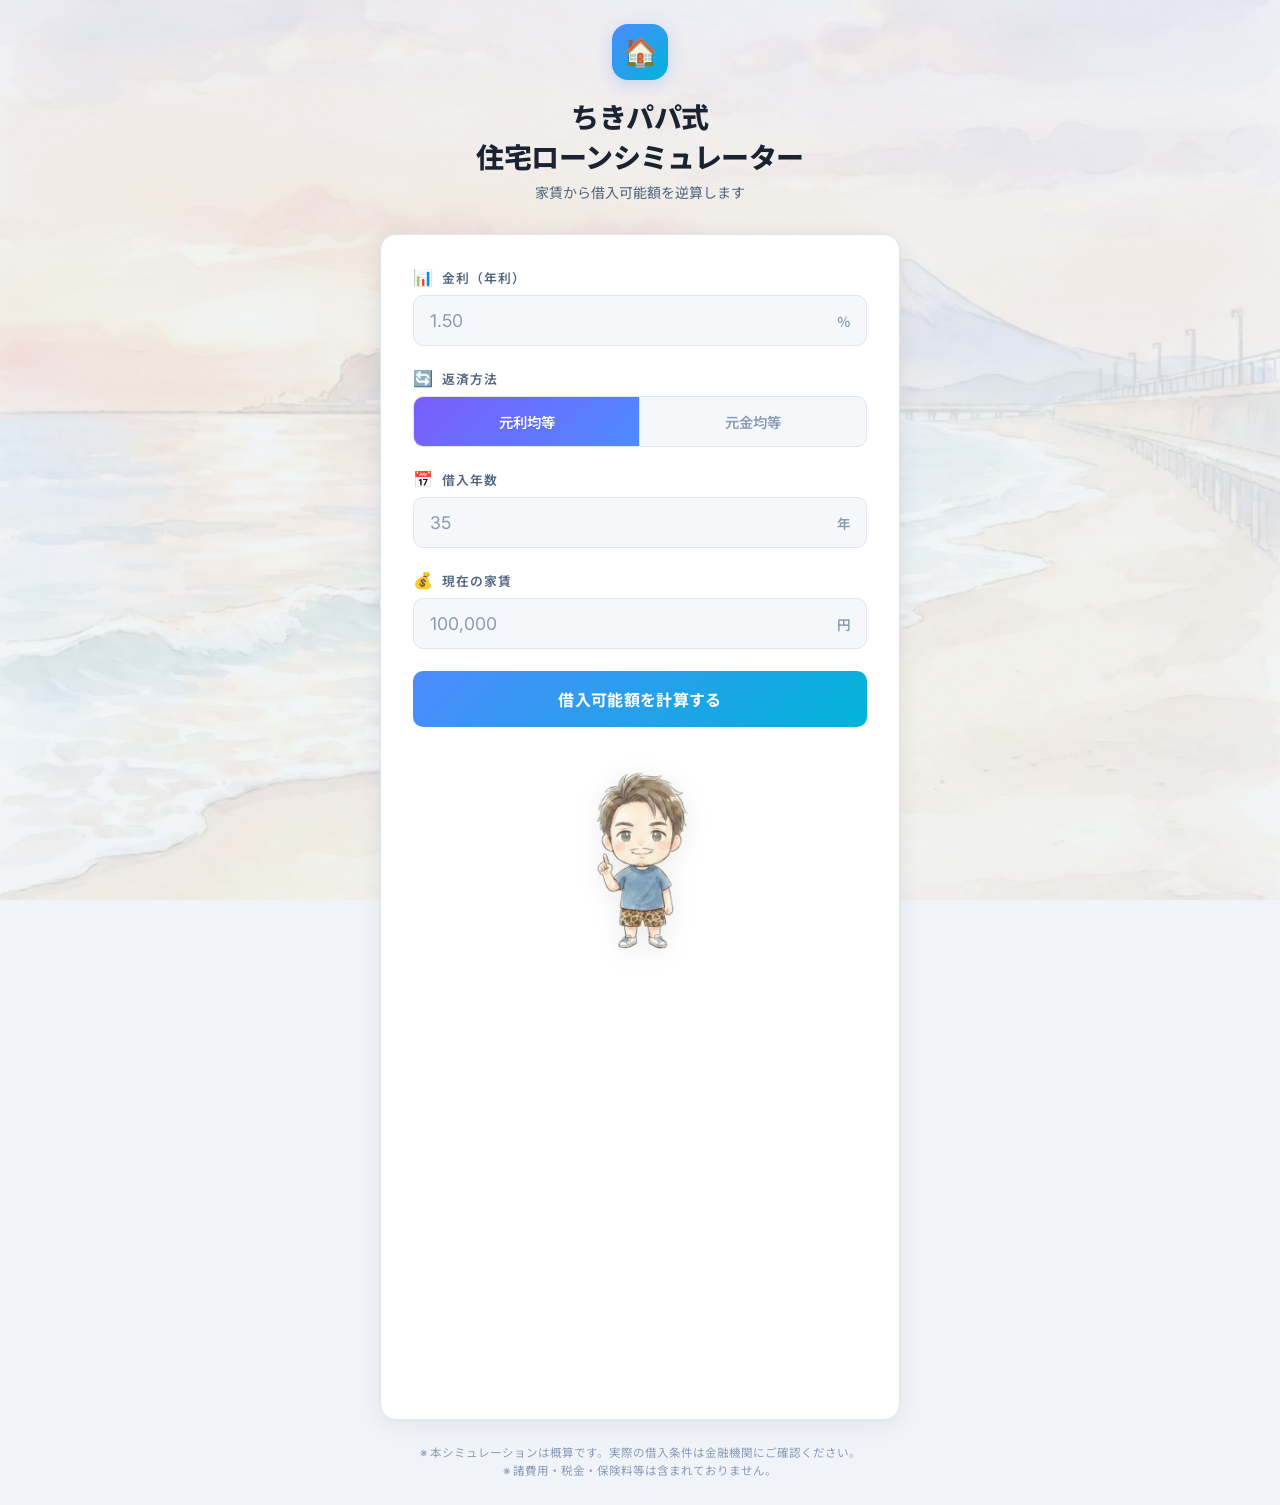
<file: index.html>
<!DOCTYPE html>
<html lang="ja">

<head>
    <meta charset="UTF-8">
    <meta name="viewport" content="width=device-width, initial-scale=1.0">
    <title>ちきパパ式 住宅ローンシミュレーター | 借入可能額を計算</title>
    <meta name="description" content="金利・返済方法・借入年数・家賃額から借入可能額を簡単シミュレーション。元利均等・元金均等に対応。">
    <link rel="preconnect" href="https://fonts.googleapis.com">
    <link rel="preconnect" href="https://fonts.gstatic.com" crossorigin>
    <link
        href="https://fonts.googleapis.com/css2?family=Inter:wght@400;500;600;700;800&family=Noto+Sans+JP:wght@400;500;600;700;800&display=swap"
        rel="stylesheet">
    <style>
        *,
        *::before,
        *::after {
            margin: 0;
            padding: 0;
            box-sizing: border-box;
        }

        :root {
            --bg-primary: #f0f4f8;
            --bg-card: #ffffff;
            --bg-input: #f5f7fa;
            --border-color: #e0e6ed;
            --border-focus: #4d8bff;
            --text-primary: #1a2332;
            --text-secondary: #506680;
            --text-muted: #8a9bb5;
            --accent-blue: #4d8bff;
            --accent-cyan: #00b4d8;
            --accent-purple: #7c5cfc;
            --accent-gradient: linear-gradient(135deg, #4d8bff, #00b4d8);
            --accent-gradient-2: linear-gradient(135deg, #7c5cfc, #4d8bff);
            --result-gradient: linear-gradient(135deg, #00b4d8, #4d8bff, #7c5cfc);
            --shadow-soft: 0 2px 12px rgba(0, 0, 0, 0.06);
            --shadow-card: 0 4px 24px rgba(0, 0, 0, 0.07), 0 1px 4px rgba(0, 0, 0, 0.04);
            --radius: 16px;
            --radius-sm: 10px;
            --radius-xs: 6px;
            --transition: 0.3s cubic-bezier(0.4, 0, 0.2, 1);
        }

        body {
            font-family: 'Inter', 'Noto Sans JP', sans-serif;
            background: var(--bg-primary);
            color: var(--text-primary);
            min-height: 100vh;
            display: flex;
            flex-direction: column;
            align-items: center;
            justify-content: center;
            padding: 24px;
            overflow-x: hidden;
        }

        /* Background illustration */
        body::before {
            content: '';
            position: fixed;
            top: 0;
            left: 0;
            right: 0;
            bottom: 0;
            background: url('bg-illustration.jpg') center center / cover no-repeat;
            opacity: 0.18;
            z-index: 0;
            pointer-events: none;
        }

        @keyframes bgShift {
            0% {
                opacity: 1;
                transform: scale(1);
            }

            50% {
                opacity: 0.7;
                transform: scale(1.1);
            }

            100% {
                opacity: 1;
                transform: scale(1);
            }
        }

        .container {
            position: relative;
            z-index: 1;
            width: 100%;
            max-width: 520px;
        }

        /* Header */
        .header {
            text-align: center;
            margin-bottom: 32px;
        }

        .header-icon {
            display: inline-flex;
            align-items: center;
            justify-content: center;
            width: 56px;
            height: 56px;
            border-radius: 16px;
            background: var(--accent-gradient);
            margin-bottom: 16px;
            font-size: 28px;
            box-shadow: 0 4px 16px rgba(77, 139, 255, 0.25);
        }

        .header h1 {
            font-size: 1.75rem;
            font-weight: 800;
            letter-spacing: -0.02em;
            color: var(--text-primary);
            margin-bottom: 6px;
        }

        .header p {
            color: var(--text-secondary);
            font-size: 0.875rem;
            font-weight: 400;
        }

        /* Card */
        .card {
            background: var(--bg-card);
            border: 1px solid var(--border-color);
            border-radius: var(--radius);
            padding: 32px;
            box-shadow: var(--shadow-card);
        }

        /* Form Groups */
        .form-group {
            margin-bottom: 22px;
        }

        .form-group:last-of-type {
            margin-bottom: 28px;
        }

        .form-label {
            display: flex;
            align-items: center;
            gap: 8px;
            font-size: 0.8rem;
            font-weight: 600;
            color: var(--text-secondary);
            text-transform: uppercase;
            letter-spacing: 0.08em;
            margin-bottom: 8px;
        }

        .label-icon {
            font-size: 1rem;
        }

        .input-wrapper {
            position: relative;
        }

        .input-wrapper input {
            width: 100%;
            padding: 14px 16px;
            padding-right: 50px;
            font-size: 1.1rem;
            font-weight: 600;
            font-family: inherit;
            color: var(--text-primary);
            background: var(--bg-input);
            border: 1px solid var(--border-color);
            border-radius: var(--radius-sm);
            outline: none;
            transition: var(--transition);
            -moz-appearance: textfield;
        }

        .input-wrapper input::-webkit-outer-spin-button,
        .input-wrapper input::-webkit-inner-spin-button {
            -webkit-appearance: none;
            margin: 0;
        }

        .input-wrapper input::placeholder {
            color: var(--text-muted);
            font-weight: 400;
        }

        .input-wrapper input:focus {
            border-color: var(--border-focus);
            box-shadow: 0 0 0 3px rgba(77, 139, 255, 0.12);
            background: #fff;
        }

        .input-suffix {
            position: absolute;
            right: 16px;
            top: 50%;
            transform: translateY(-50%);
            font-size: 0.85rem;
            font-weight: 600;
            color: var(--text-muted);
            pointer-events: none;
        }

        /* Radio Toggle */
        .toggle-group {
            display: flex;
            gap: 0;
            background: var(--bg-input);
            border: 1px solid var(--border-color);
            border-radius: var(--radius-sm);
            overflow: hidden;
        }

        .toggle-option {
            flex: 1;
            position: relative;
        }

        .toggle-option input[type="radio"] {
            position: absolute;
            opacity: 0;
            width: 0;
            height: 0;
        }

        .toggle-option label {
            display: flex;
            align-items: center;
            justify-content: center;
            padding: 14px 8px;
            font-size: 0.9rem;
            font-weight: 600;
            color: var(--text-muted);
            cursor: pointer;
            transition: var(--transition);
            text-align: center;
            border-right: 1px solid var(--border-color);
            user-select: none;
        }

        .toggle-option:last-child label {
            border-right: none;
        }

        .toggle-option input[type="radio"]:checked+label {
            background: var(--accent-gradient-2);
            color: #fff;
            text-shadow: 0 1px 2px rgba(0, 0, 0, 0.15);
        }

        .toggle-option label:hover {
            color: var(--text-primary);
            background: rgba(77, 139, 255, 0.05);
        }

        .toggle-option input[type="radio"]:checked+label:hover {
            color: #fff;
            background: var(--accent-gradient-2);
        }

        /* Calculate Button */
        .btn-calculate {
            width: 100%;
            padding: 16px;
            font-size: 1rem;
            font-weight: 700;
            font-family: inherit;
            color: #fff;
            background: var(--accent-gradient);
            border: none;
            border-radius: var(--radius-sm);
            cursor: pointer;
            transition: var(--transition);
            position: relative;
            overflow: hidden;
            letter-spacing: 0.02em;
        }

        .btn-calculate::before {
            content: '';
            position: absolute;
            inset: 0;
            background: linear-gradient(135deg, rgba(255, 255, 255, 0.2), transparent);
            opacity: 0;
            transition: var(--transition);
        }

        .btn-calculate:hover {
            transform: translateY(-2px);
            box-shadow: 0 8px 24px rgba(77, 139, 255, 0.3);
        }

        .btn-calculate:hover::before {
            opacity: 1;
        }

        .btn-calculate:active {
            transform: translateY(0);
        }

        /* Result Section */
        .result-section {
            margin-top: 24px;
            opacity: 0;
            transform: translateY(16px);
            transition: opacity 0.5s ease, transform 0.5s ease;
            pointer-events: none;
        }

        .result-section.visible {
            opacity: 1;
            transform: translateY(0);
            pointer-events: auto;
        }

        .result-card {
            background: linear-gradient(135deg, #f0f6ff, #f5f0ff);
            border: 1px solid rgba(77, 139, 255, 0.15);
            border-radius: var(--radius);
            padding: 28px;
            text-align: center;
        }

        .result-label {
            font-size: 0.8rem;
            font-weight: 600;
            color: var(--text-secondary);
            text-transform: uppercase;
            letter-spacing: 0.1em;
            margin-bottom: 12px;
        }

        .result-amount {
            font-size: 2.5rem;
            font-weight: 800;
            letter-spacing: -0.02em;
            background: var(--result-gradient);
            -webkit-background-clip: text;
            -webkit-text-fill-color: transparent;
            background-clip: text;
            line-height: 1.2;
            margin-bottom: 4px;
            animation: resultPulse 2s ease-in-out infinite;
        }

        @keyframes resultPulse {

            0%,
            100% {
                filter: brightness(1);
            }

            50% {
                filter: brightness(1.1);
            }
        }

        .result-unit {
            font-size: 1.2rem;
            font-weight: 700;
            background: var(--result-gradient);
            -webkit-background-clip: text;
            -webkit-text-fill-color: transparent;
            background-clip: text;
        }

        .result-details {
            margin-top: 20px;
            display: grid;
            grid-template-columns: 1fr 1fr;
            gap: 12px;
        }

        .detail-item {
            background: #ffffff;
            border: 1px solid #e8edf3;
            border-radius: var(--radius-xs);
            padding: 14px 12px;
            text-align: center;
        }

        .detail-item .detail-label {
            font-size: 0.7rem;
            font-weight: 600;
            color: var(--text-muted);
            text-transform: uppercase;
            letter-spacing: 0.06em;
            margin-bottom: 4px;
        }

        .detail-item .detail-value {
            font-size: 1rem;
            font-weight: 700;
            color: var(--text-primary);
        }

        .detail-item-full {
            grid-column: 1 / -1;
            background: linear-gradient(135deg, #eef4ff, #f0ecff);
            border-color: rgba(77, 139, 255, 0.15);
        }

        /* Footer */
        .footer {
            text-align: center;
            margin-top: 24px;
            font-size: 0.72rem;
            color: var(--text-muted);
            line-height: 1.6;
        }

        /* Character illustrations */
        .char {
            position: absolute;
            z-index: 2;
            pointer-events: none;
            filter: drop-shadow(0 4px 12px rgba(0, 0, 0, 0.1));
            opacity: 0;
            transform: translateY(20px) scale(0.8);
            transition: none;
        }

        .char.visible {
            animation: charPopIn 0.5s cubic-bezier(0.34, 1.56, 0.64, 1) forwards;
        }

        @keyframes charPopIn {
            0% {
                opacity: 0;
                transform: translateY(20px) scale(0.8);
            }

            100% {
                opacity: 1;
                transform: translateY(0) scale(1);
            }
        }

        .char-papa {
            width: 85px;
            top: 10px;
            left: 15px;
            animation-delay: 0.1s;
        }

        .char-girl {
            width: 95px;
            top: 8px;
            right: 15px;
        }

        .char-boy {
            width: 70px;
            top: 22px;
            left: 90px;
            animation-delay: 0.2s;
        }

        .result-card {
            position: relative;
            overflow: visible;
        }

        /* Papa2 pre-calculation illustration */
        .papa2-section {
            text-align: center;
            padding: 30px 0 10px;
            transition: opacity 0.3s ease, transform 0.3s ease;
        }

        .papa2-section.hidden {
            opacity: 0;
            transform: scale(0.9);
            pointer-events: none;
            height: 0;
            padding: 0;
            overflow: hidden;
        }

        .papa2-section img {
            width: 130px;
            filter: drop-shadow(0 4px 12px rgba(0, 0, 0, 0.08));
        }

        /* Responsive */
        @media (max-width: 780px) {
            .char-papa {
                left: -100px;
                width: 80px;
            }

            .char-girl {
                right: -105px;
                width: 85px;
            }

            .char-boy {
                left: -25px;
                width: 65px;
            }
        }

        @media (max-width: 620px) {
            .char-papa {
                width: 55px;
                top: 15px;
                left: 5px;
            }

            .char-girl {
                width: 60px;
                top: 12px;
                right: 5px;
            }

            .char-boy {
                width: 45px;
                top: 30px;
                left: 50px;
            }
        }

        @media (max-width: 480px) {
            body {
                padding: 16px;
            }

            .card {
                padding: 24px;
            }

            .header h1 {
                font-size: 1.5rem;
            }

            .result-amount {
                font-size: 2rem;
            }

            .toggle-option label {
                font-size: 0.82rem;
                padding: 12px 6px;
            }
        }
    </style>
</head>

<body>
    <div class="container">
        <header class="header">
            <div class="header-icon">🏠</div>
            <h1>ちきパパ式<br>住宅ローンシミュレーター</h1>
            <p>家賃から借入可能額を逆算します</p>
        </header>

        <div class="card">
            <!-- 金利 -->
            <div class="form-group">
                <div class="form-label">
                    <span class="label-icon">📊</span>
                    金利（年利）
                </div>
                <div class="input-wrapper">
                    <input type="number" id="interestRate" step="0.01" min="0" placeholder="1.50" value="">
                    <span class="input-suffix">％</span>
                </div>
            </div>

            <!-- 返済方法 -->
            <div class="form-group">
                <div class="form-label">
                    <span class="label-icon">🔄</span>
                    返済方法
                </div>
                <div class="toggle-group">
                    <div class="toggle-option">
                        <input type="radio" id="ganrikintoRadio" name="repaymentType" value="ganrikinto" checked>
                        <label for="ganrikintoRadio">元利均等</label>
                    </div>
                    <div class="toggle-option">
                        <input type="radio" id="gankinkintoRadio" name="repaymentType" value="gankinkinto">
                        <label for="gankinkintoRadio">元金均等</label>
                    </div>
                </div>
            </div>

            <!-- 借入年数 -->
            <div class="form-group">
                <div class="form-label">
                    <span class="label-icon">📅</span>
                    借入年数
                </div>
                <div class="input-wrapper">
                    <input type="number" id="loanYears" min="1" max="50" placeholder="35" value="">
                    <span class="input-suffix">年</span>
                </div>
            </div>

            <!-- 家賃 -->
            <div class="form-group">
                <div class="form-label">
                    <span class="label-icon">💰</span>
                    <span id="rentLabel">現在の家賃</span>
                </div>
                <div class="input-wrapper">
                    <input type="number" id="monthlyRent" min="0" step="1000" placeholder="100,000" value="">
                    <span class="input-suffix">円</span>
                </div>
            </div>

            <!-- 計算ボタン -->
            <button class="btn-calculate" id="calculateBtn" onclick="calculate()">
                借入可能額を計算する
            </button>

            <!-- 計算前のちきパパ -->
            <div class="papa2-section" id="papa2Section">
                <img src="char-papa2.png" alt="ちきパパ">
            </div>

            <!-- 結果 -->
            <div class="result-section" id="resultSection">
                <div class="result-card">
                    <div class="result-label">借入可能額（概算）</div>
                    <div>
                        <span class="result-amount" id="resultAmount">0</span>
                        <span class="result-unit">万円</span>
                    </div>
                    <!-- Character illustrations -->
                    <img src="char-papa.png" alt="" class="char char-papa" id="charPapa">
                    <img src="char-boy.png" alt="" class="char char-boy" id="charBoy">
                    <img src="char-girl.png" alt="" class="char char-girl" id="charGirl">
                    <div class="result-details">
                        <div class="detail-item">
                            <div class="detail-label">毎月の返済額</div>
                            <div class="detail-value" id="detailMonthly">-</div>
                        </div>
                        <div class="detail-item">
                            <div class="detail-label">総返済額</div>
                            <div class="detail-value" id="detailTotal">-</div>
                        </div>
                        <div class="detail-item">
                            <div class="detail-label">利息総額</div>
                            <div class="detail-value" id="detailInterest">-</div>
                        </div>
                        <div class="detail-item">
                            <div class="detail-label">返済方法</div>
                            <div class="detail-value" id="detailMethod">-</div>
                        </div>
                        <div class="detail-item detail-item-full">
                            <div class="detail-label">この額を借りた時の諸費用（概算）</div>
                            <div class="detail-value" id="detailExpenses">-</div>
                        </div>
                    </div>
                </div>
            </div>
        </div>

        <div class="footer">
            ※ 本シミュレーションは概算です。実際の借入条件は金融機関にご確認ください。<br>
            ※ 諸費用・税金・保険料等は含まれておりません。
        </div>
    </div>

    <script>
        function calculate() {
            const rateInput = document.getElementById('interestRate');
            const yearsInput = document.getElementById('loanYears');
            const rentInput = document.getElementById('monthlyRent');
            const methodEl = document.querySelector('input[name="repaymentType"]:checked');

            const annualRate = parseFloat(rateInput.value);
            const years = parseInt(yearsInput.value);
            const monthlyRent = parseFloat(rentInput.value);
            const method = methodEl.value;

            // Validation
            if (isNaN(annualRate) || annualRate <= 0) {
                shakeInput(rateInput);
                return;
            }
            if (isNaN(years) || years <= 0) {
                shakeInput(yearsInput);
                return;
            }
            if (isNaN(monthlyRent) || monthlyRent <= 0) {
                shakeInput(rentInput);
                return;
            }

            const monthlyRate = annualRate / 100 / 12;
            const totalMonths = years * 12;
            let loanAmount = 0;

            if (method === 'ganrikinto') {
                // 元利均等返済: M = P * [r(1+r)^n] / [(1+r)^n - 1]
                // → P = M * [(1+r)^n - 1] / [r(1+r)^n]
                const factor = Math.pow(1 + monthlyRate, totalMonths);
                loanAmount = monthlyRent * (factor - 1) / (monthlyRate * factor);
            } else {
                // 元金均等返済: 初回返済額 = P/n + P*r = P(1/n + r)
                // → P = M / (1/n + r)
                loanAmount = monthlyRent / (1 / totalMonths + monthlyRate);
            }

            // 万円単位に（切り捨て）
            const loanInManyen = Math.floor(loanAmount / 10000);

            // 総返済額の計算
            let totalPayment = 0;
            if (method === 'ganrikinto') {
                totalPayment = monthlyRent * totalMonths;
            } else {
                // 元金均等: 各月の返済額 = P/n + 残元金 * r
                const principalPerMonth = loanAmount / totalMonths;
                for (let i = 0; i < totalMonths; i++) {
                    const remainingPrincipal = loanAmount - principalPerMonth * i;
                    totalPayment += principalPerMonth + remainingPrincipal * monthlyRate;
                }
            }

            const totalInterest = totalPayment - loanAmount;

            // Display results — hide papa2, show result
            document.getElementById('papa2Section').classList.add('hidden');
            const resultSection = document.getElementById('resultSection');
            resultSection.classList.add('visible');

            // Show characters with pop-in animation
            ['charPapa', 'charBoy', 'charGirl'].forEach(id => {
                const el = document.getElementById(id);
                el.classList.remove('visible');
                void el.offsetWidth; // force reflow to restart animation
                el.classList.add('visible');
            });

            // Animate the number
            animateNumber('resultAmount', loanInManyen);

            document.getElementById('detailMonthly').textContent = formatYen(monthlyRent);
            document.getElementById('detailTotal').textContent = formatManyen(totalPayment);
            document.getElementById('detailInterest').textContent = formatManyen(totalInterest);
            document.getElementById('detailMethod').textContent =
                method === 'ganrikinto' ? '元利均等' : '元金均等';

            // 諸費用（約7%: 融資手数料、保証料、登記費用、火災保険等）
            const expenses = loanAmount * 0.07;
            document.getElementById('detailExpenses').textContent = '約 ' + formatManyen(expenses);
        }

        function animateNumber(elementId, target) {
            const el = document.getElementById(elementId);
            const duration = 800;
            const startTime = performance.now();
            const startVal = parseInt(el.textContent.replace(/,/g, '')) || 0;

            function update(currentTime) {
                const elapsed = currentTime - startTime;
                const progress = Math.min(elapsed / duration, 1);
                // Ease out cubic
                const eased = 1 - Math.pow(1 - progress, 3);
                const current = Math.round(startVal + (target - startVal) * eased);
                el.textContent = current.toLocaleString();
                if (progress < 1) {
                    requestAnimationFrame(update);
                }
            }
            requestAnimationFrame(update);
        }

        function formatYen(amount) {
            return Math.round(amount).toLocaleString() + '円';
        }

        function formatManyen(amount) {
            return Math.round(amount / 10000).toLocaleString() + '万円';
        }

        function shakeInput(input) {
            input.style.animation = 'shake 0.4s ease';
            input.style.borderColor = '#ff4d6a';
            setTimeout(() => {
                input.style.animation = '';
                input.style.borderColor = '';
            }, 600);
            input.focus();
        }

        // Add shake keyframes dynamically
        const shakeStyle = document.createElement('style');
        shakeStyle.textContent = `
      @keyframes shake {
        0%, 100% { transform: translateX(0); }
        20% { transform: translateX(-6px); }
        40% { transform: translateX(6px); }
        60% { transform: translateX(-4px); }
        80% { transform: translateX(4px); }
      }
    `;
        document.head.appendChild(shakeStyle);

        // Enter key to calculate
        document.addEventListener('keydown', (e) => {
            if (e.key === 'Enter') calculate();
        });

        // Toggle rent label based on repayment method
        document.querySelectorAll('input[name="repaymentType"]').forEach(radio => {
            radio.addEventListener('change', () => {
                const label = document.getElementById('rentLabel');
                if (radio.value === 'gankinkinto') {
                    label.textContent = '初月の返済額';
                } else {
                    label.textContent = '現在の家賃';
                }
            });
        });
    </script>
</body>

</html>
</file>
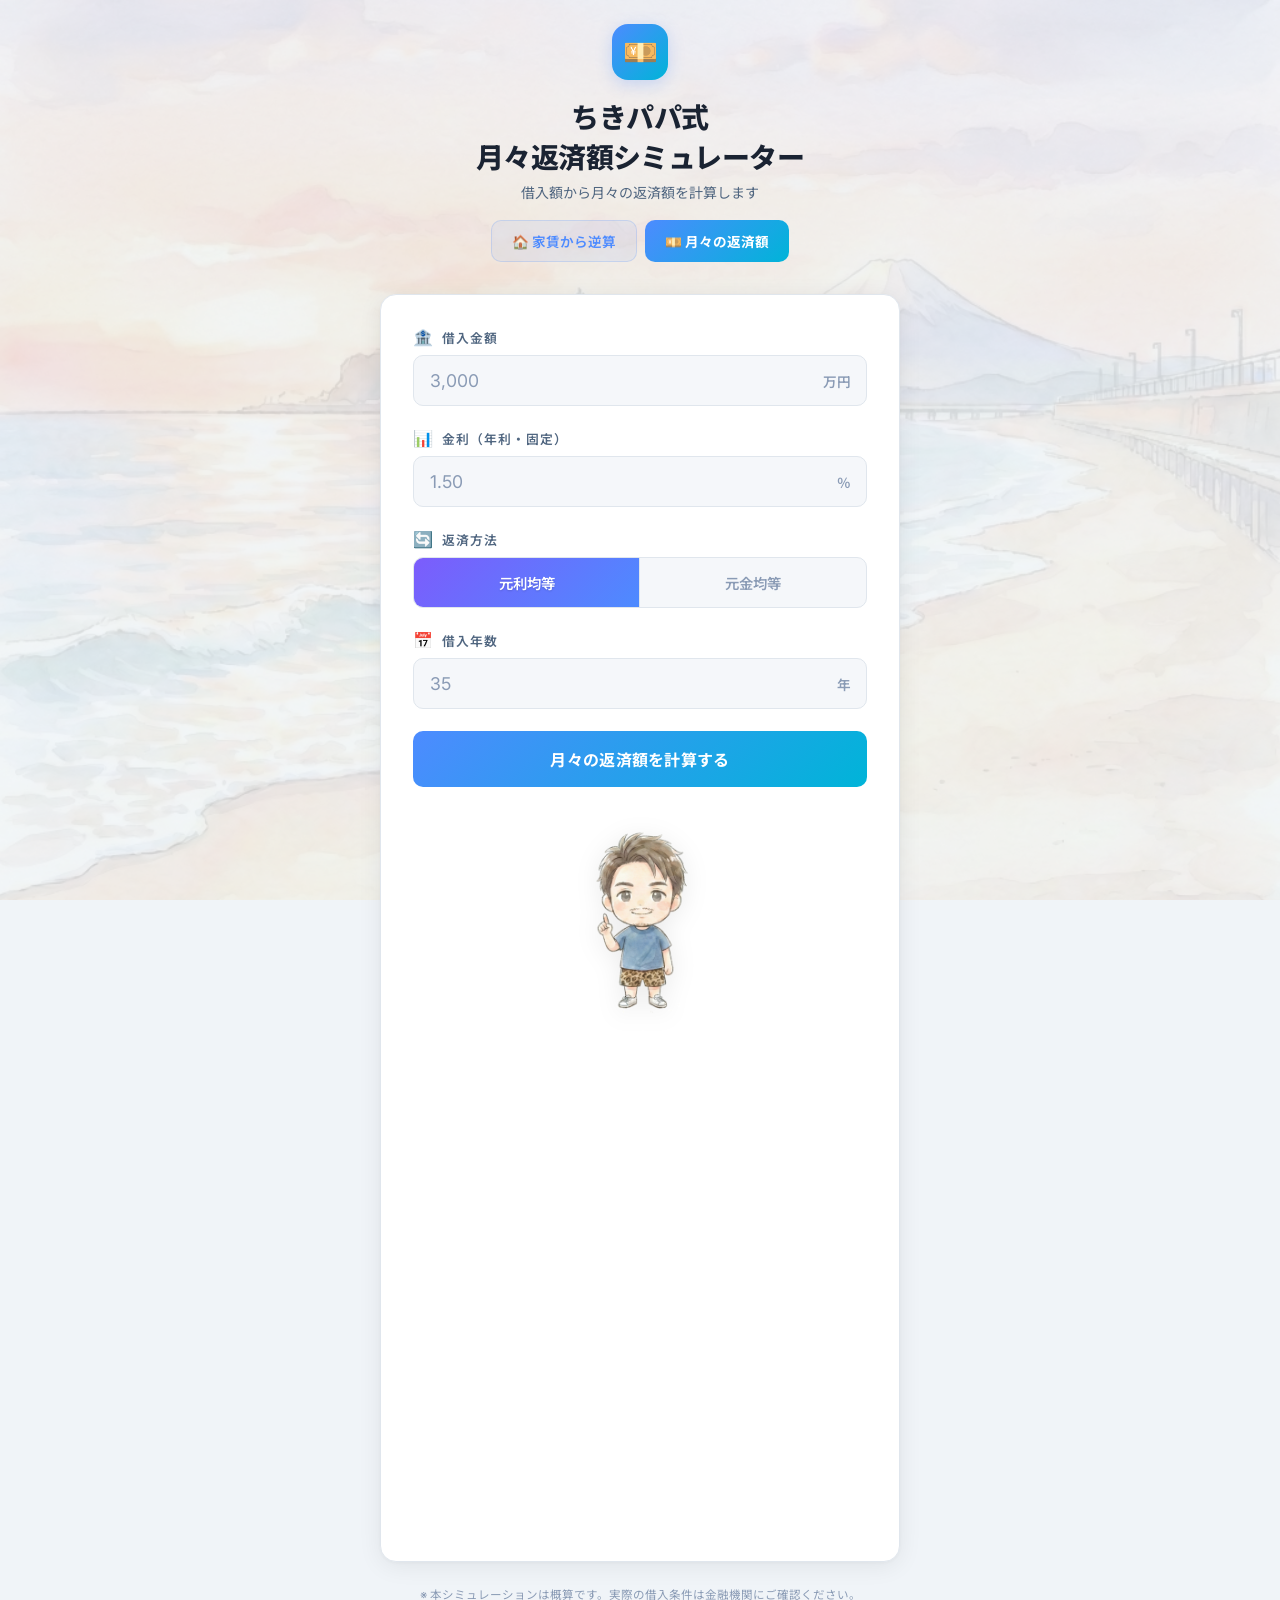
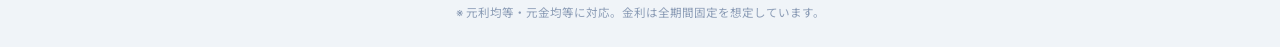
<file: payment.html>
<!DOCTYPE html>
<html lang="ja">

<head>
    <meta charset="UTF-8">
    <meta name="viewport" content="width=device-width, initial-scale=1.0">
    <title>ちきパパ式 月々返済額シミュレーター | 借入額から月々の支払いを計算</title>
    <meta name="description" content="借入金額・金利・借入年数から月々の返済額を簡単シミュレーション。元利均等返済で計算。">
    <link rel="preconnect" href="https://fonts.googleapis.com">
    <link rel="preconnect" href="https://fonts.gstatic.com" crossorigin>
    <link
        href="https://fonts.googleapis.com/css2?family=Inter:wght@400;500;600;700;800&family=Noto+Sans+JP:wght@400;500;600;700;800&display=swap"
        rel="stylesheet">
    <style>
        *,
        *::before,
        *::after {
            margin: 0;
            padding: 0;
            box-sizing: border-box;
        }

        :root {
            --bg-primary: #f0f4f8;
            --bg-card: #ffffff;
            --bg-input: #f5f7fa;
            --border-color: #e0e6ed;
            --border-focus: #4d8bff;
            --text-primary: #1a2332;
            --text-secondary: #506680;
            --text-muted: #8a9bb5;
            --accent-blue: #4d8bff;
            --accent-cyan: #00b4d8;
            --accent-purple: #7c5cfc;
            --accent-gradient: linear-gradient(135deg, #4d8bff, #00b4d8);
            --accent-gradient-2: linear-gradient(135deg, #7c5cfc, #4d8bff);
            --result-gradient: linear-gradient(135deg, #00b4d8, #4d8bff, #7c5cfc);
            --shadow-soft: 0 2px 12px rgba(0, 0, 0, 0.06);
            --shadow-card: 0 4px 24px rgba(0, 0, 0, 0.07), 0 1px 4px rgba(0, 0, 0, 0.04);
            --radius: 16px;
            --radius-sm: 10px;
            --radius-xs: 6px;
            --transition: 0.3s cubic-bezier(0.4, 0, 0.2, 1);
        }

        body {
            font-family: 'Inter', 'Noto Sans JP', sans-serif;
            background: var(--bg-primary);
            color: var(--text-primary);
            min-height: 100vh;
            display: flex;
            flex-direction: column;
            align-items: center;
            justify-content: center;
            padding: 24px;
            overflow-x: hidden;
        }

        /* Background illustration */
        body::before {
            content: '';
            position: fixed;
            top: 0;
            left: 0;
            right: 0;
            bottom: 0;
            background: url('bg-illustration.jpg') center center / cover no-repeat;
            opacity: 0.18;
            z-index: 0;
            pointer-events: none;
        }

        .container {
            position: relative;
            z-index: 1;
            width: 100%;
            max-width: 520px;
        }

        /* Header */
        .header {
            text-align: center;
            margin-bottom: 32px;
        }

        .header-icon {
            display: inline-flex;
            align-items: center;
            justify-content: center;
            width: 56px;
            height: 56px;
            border-radius: 16px;
            background: var(--accent-gradient);
            margin-bottom: 16px;
            font-size: 28px;
            box-shadow: 0 4px 16px rgba(77, 139, 255, 0.25);
        }

        .header h1 {
            font-size: 1.75rem;
            font-weight: 800;
            letter-spacing: -0.02em;
            color: var(--text-primary);
            margin-bottom: 6px;
        }

        .header p {
            color: var(--text-secondary);
            font-size: 0.875rem;
            font-weight: 400;
        }

        /* Card */
        .card {
            background: var(--bg-card);
            border: 1px solid var(--border-color);
            border-radius: var(--radius);
            padding: 32px;
            box-shadow: var(--shadow-card);
        }

        /* Form Groups */
        .form-group {
            margin-bottom: 22px;
        }

        .form-group:last-of-type {
            margin-bottom: 28px;
        }

        .form-label {
            display: flex;
            align-items: center;
            gap: 8px;
            font-size: 0.8rem;
            font-weight: 600;
            color: var(--text-secondary);
            text-transform: uppercase;
            letter-spacing: 0.08em;
            margin-bottom: 8px;
        }

        .label-icon {
            font-size: 1rem;
        }

        .input-wrapper {
            position: relative;
        }

        .input-wrapper input {
            width: 100%;
            padding: 14px 16px;
            padding-right: 50px;
            font-size: 1.1rem;
            font-weight: 600;
            font-family: inherit;
            color: var(--text-primary);
            background: var(--bg-input);
            border: 1px solid var(--border-color);
            border-radius: var(--radius-sm);
            outline: none;
            transition: var(--transition);
            -moz-appearance: textfield;
        }

        .input-wrapper input::-webkit-outer-spin-button,
        .input-wrapper input::-webkit-inner-spin-button {
            -webkit-appearance: none;
            margin: 0;
        }

        .input-wrapper input::placeholder {
            color: var(--text-muted);
            font-weight: 400;
        }

        .input-wrapper input:focus {
            border-color: var(--border-focus);
            box-shadow: 0 0 0 3px rgba(77, 139, 255, 0.12);
            background: #fff;
        }

        .input-suffix {
            position: absolute;
            right: 16px;
            top: 50%;
            transform: translateY(-50%);
            font-size: 0.85rem;
            font-weight: 600;
            color: var(--text-muted);
            pointer-events: none;
        }

        /* Radio Toggle */
        .toggle-group {
            display: flex;
            gap: 0;
            background: var(--bg-input);
            border: 1px solid var(--border-color);
            border-radius: var(--radius-sm);
            overflow: hidden;
        }

        .toggle-option {
            flex: 1;
            position: relative;
        }

        .toggle-option input[type="radio"] {
            position: absolute;
            opacity: 0;
            width: 0;
            height: 0;
        }

        .toggle-option label {
            display: flex;
            align-items: center;
            justify-content: center;
            padding: 14px 8px;
            font-size: 0.9rem;
            font-weight: 600;
            color: var(--text-muted);
            cursor: pointer;
            transition: var(--transition);
            text-align: center;
            border-right: 1px solid var(--border-color);
            user-select: none;
        }

        .toggle-option:last-child label {
            border-right: none;
        }

        .toggle-option input[type="radio"]:checked+label {
            background: var(--accent-gradient-2);
            color: #fff;
            text-shadow: 0 1px 2px rgba(0, 0, 0, 0.15);
        }

        .toggle-option label:hover {
            color: var(--text-primary);
            background: rgba(77, 139, 255, 0.05);
        }

        .toggle-option input[type="radio"]:checked+label:hover {
            color: #fff;
            background: var(--accent-gradient-2);
        }

        /* Calculate Button */
        .btn-calculate {
            width: 100%;
            padding: 16px;
            font-size: 1rem;
            font-weight: 700;
            font-family: inherit;
            color: #fff;
            background: var(--accent-gradient);
            border: none;
            border-radius: var(--radius-sm);
            cursor: pointer;
            transition: var(--transition);
            position: relative;
            overflow: hidden;
            letter-spacing: 0.02em;
        }

        .btn-calculate::before {
            content: '';
            position: absolute;
            inset: 0;
            background: linear-gradient(135deg, rgba(255, 255, 255, 0.2), transparent);
            opacity: 0;
            transition: var(--transition);
        }

        .btn-calculate:hover {
            transform: translateY(-2px);
            box-shadow: 0 8px 24px rgba(77, 139, 255, 0.3);
        }

        .btn-calculate:hover::before {
            opacity: 1;
        }

        .btn-calculate:active {
            transform: translateY(0);
        }

        /* Result Section */
        .result-section {
            margin-top: 24px;
            opacity: 0;
            transform: translateY(16px);
            transition: opacity 0.5s ease, transform 0.5s ease;
            pointer-events: none;
        }

        .result-section.visible {
            opacity: 1;
            transform: translateY(0);
            pointer-events: auto;
        }

        .result-card {
            background: linear-gradient(135deg, #f0f6ff, #f5f0ff);
            border: 1px solid rgba(77, 139, 255, 0.15);
            border-radius: var(--radius);
            padding: 28px;
            text-align: center;
            position: relative;
            overflow: visible;
        }

        .result-label {
            font-size: 0.8rem;
            font-weight: 600;
            color: var(--text-secondary);
            text-transform: uppercase;
            letter-spacing: 0.1em;
            margin-bottom: 12px;
        }

        .result-amount {
            font-size: 2.5rem;
            font-weight: 800;
            letter-spacing: -0.02em;
            background: var(--result-gradient);
            -webkit-background-clip: text;
            -webkit-text-fill-color: transparent;
            background-clip: text;
            line-height: 1.2;
            margin-bottom: 4px;
            animation: resultPulse 2s ease-in-out infinite;
        }

        @keyframes resultPulse {

            0%,
            100% {
                filter: brightness(1);
            }

            50% {
                filter: brightness(1.1);
            }
        }

        .result-unit {
            font-size: 1.2rem;
            font-weight: 700;
            background: var(--result-gradient);
            -webkit-background-clip: text;
            -webkit-text-fill-color: transparent;
            background-clip: text;
        }

        .result-details {
            margin-top: 20px;
            display: grid;
            grid-template-columns: 1fr 1fr;
            gap: 12px;
        }

        .detail-item {
            background: #ffffff;
            border: 1px solid #e8edf3;
            border-radius: var(--radius-xs);
            padding: 14px 12px;
            text-align: center;
        }

        .detail-item .detail-label {
            font-size: 0.7rem;
            font-weight: 600;
            color: var(--text-muted);
            text-transform: uppercase;
            letter-spacing: 0.06em;
            margin-bottom: 4px;
        }

        .detail-item .detail-value {
            font-size: 1rem;
            font-weight: 700;
            color: var(--text-primary);
        }

        .detail-item-full {
            grid-column: 1 / -1;
            background: linear-gradient(135deg, #eef4ff, #f0ecff);
            border-color: rgba(77, 139, 255, 0.15);
        }

        /* Footer */
        .footer {
            text-align: center;
            margin-top: 24px;
            font-size: 0.72rem;
            color: var(--text-muted);
            line-height: 1.6;
        }

        /* Character illustrations */
        .char {
            position: absolute;
            z-index: 2;
            pointer-events: none;
            filter: drop-shadow(0 4px 12px rgba(0, 0, 0, 0.1));
            opacity: 0;
            transform: translateY(20px) scale(0.8);
            transition: none;
        }

        .char.visible {
            animation: charPopIn 0.5s cubic-bezier(0.34, 1.56, 0.64, 1) forwards;
        }

        @keyframes charPopIn {
            0% {
                opacity: 0;
                transform: translateY(20px) scale(0.8);
            }

            100% {
                opacity: 1;
                transform: translateY(0) scale(1);
            }
        }

        .char-papa {
            width: 85px;
            top: 10px;
            left: 15px;
            animation-delay: 0.1s;
        }

        .char-girl {
            width: 95px;
            top: 8px;
            right: 15px;
        }

        .char-boy {
            width: 70px;
            top: 22px;
            left: 90px;
            animation-delay: 0.2s;
        }

        /* Papa2 pre-calculation illustration */
        .papa2-section {
            text-align: center;
            padding: 30px 0 10px;
            transition: opacity 0.3s ease, transform 0.3s ease;
        }

        .papa2-section.hidden {
            opacity: 0;
            transform: scale(0.9);
            pointer-events: none;
            height: 0;
            padding: 0;
            overflow: hidden;
        }

        .papa2-section img {
            width: 130px;
            filter: drop-shadow(0 4px 12px rgba(0, 0, 0, 0.08));
        }

        /* Nav link */
        .nav-link {
            display: inline-flex;
            align-items: center;
            gap: 6px;
            margin-top: 16px;
            padding: 10px 20px;
            font-size: 0.85rem;
            font-weight: 600;
            color: var(--accent-blue);
            background: rgba(77, 139, 255, 0.08);
            border: 1px solid rgba(77, 139, 255, 0.2);
            border-radius: var(--radius-sm);
            text-decoration: none;
            transition: var(--transition);
        }

        .nav-link:hover {
            background: rgba(77, 139, 255, 0.15);
            transform: translateY(-1px);
        }

        /* Responsive */
        @media (max-width: 780px) {
            .char-papa {
                left: -100px;
                width: 80px;
            }

            .char-girl {
                right: -105px;
                width: 85px;
            }

            .char-boy {
                left: -25px;
                width: 65px;
            }
        }

        @media (max-width: 620px) {
            .char-papa {
                width: 55px;
                top: 15px;
                left: 5px;
            }

            .char-girl {
                width: 60px;
                top: 12px;
                right: 5px;
            }

            .char-boy {
                width: 45px;
                top: 30px;
                left: 50px;
            }
        }

        @media (max-width: 480px) {
            body {
                padding: 16px;
            }

            .card {
                padding: 24px;
            }

            .header h1 {
                font-size: 1.5rem;
            }

            .result-amount {
                font-size: 2rem;
            }
        }
    </style>
</head>

<body>
    <div class="container">
        <header class="header">
            <div class="header-icon">💴</div>
            <h1>ちきパパ式<br>月々返済額シミュレーター</h1>
            <p>借入額から月々の返済額を計算します</p>
            <nav style="display:flex;justify-content:center;gap:8px;margin-top:18px;">
                <a href="index.html"
                    style="display:inline-flex;align-items:center;gap:6px;padding:10px 20px;font-size:0.85rem;font-weight:600;color:var(--accent-blue);background:rgba(77,139,255,0.08);border:1px solid rgba(77,139,255,0.2);border-radius:var(--radius-sm);text-decoration:none;transition:var(--transition);"
                    onmouseover="this.style.background='rgba(77,139,255,0.15)'"
                    onmouseout="this.style.background='rgba(77,139,255,0.08)'">🏠 家賃から逆算</a>
                <span
                    style="display:inline-flex;align-items:center;gap:6px;padding:10px 20px;font-size:0.85rem;font-weight:700;color:#fff;background:var(--accent-gradient);border-radius:var(--radius-sm);cursor:default;">💴
                    月々の返済額</span>
            </nav>
        </header>

        <div class="card">
            <!-- 借入金額 -->
            <div class="form-group">
                <div class="form-label">
                    <span class="label-icon">🏦</span>
                    借入金額
                </div>
                <div class="input-wrapper">
                    <input type="number" id="loanAmount" min="0" step="10" placeholder="3,000" value="">
                    <span class="input-suffix">万円</span>
                </div>
            </div>

            <!-- 金利 -->
            <div class="form-group">
                <div class="form-label">
                    <span class="label-icon">📊</span>
                    金利（年利・固定）
                </div>
                <div class="input-wrapper">
                    <input type="number" id="interestRate" step="0.01" min="0" placeholder="1.50" value="">
                    <span class="input-suffix">％</span>
                </div>
            </div>

            <!-- 返済方法 -->
            <div class="form-group">
                <div class="form-label">
                    <span class="label-icon">🔄</span>
                    返済方法
                </div>
                <div class="toggle-group">
                    <div class="toggle-option">
                        <input type="radio" id="ganrikintoRadio" name="repaymentType" value="ganrikinto" checked>
                        <label for="ganrikintoRadio">元利均等</label>
                    </div>
                    <div class="toggle-option">
                        <input type="radio" id="gankinkintoRadio" name="repaymentType" value="gankinkinto">
                        <label for="gankinkintoRadio">元金均等</label>
                    </div>
                </div>
            </div>

            <!-- 借入年数 -->
            <div class="form-group">
                <div class="form-label">
                    <span class="label-icon">📅</span>
                    借入年数
                </div>
                <div class="input-wrapper">
                    <input type="number" id="loanYears" min="1" max="50" placeholder="35" value="">
                    <span class="input-suffix">年</span>
                </div>
            </div>

            <!-- 計算ボタン -->
            <button class="btn-calculate" id="calculateBtn" onclick="calculate()">
                月々の返済額を計算する
            </button>

            <!-- 計算前のちきパパ -->
            <div class="papa2-section" id="papa2Section">
                <img src="char-papa2.png" alt="ちきパパ">
            </div>

            <!-- 結果 -->
            <div class="result-section" id="resultSection">
                <div class="result-card">
                    <div class="result-label">月々の返済額（概算）</div>
                    <div>
                        <span class="result-amount" id="resultAmount">0</span>
                        <span class="result-unit">円</span>
                    </div>
                    <!-- Character illustrations -->
                    <img src="char-papa.png" alt="" class="char char-papa" id="charPapa">
                    <img src="char-boy.png" alt="" class="char char-boy" id="charBoy">
                    <img src="char-girl.png" alt="" class="char char-girl" id="charGirl">
                    <div class="result-details">
                        <div class="detail-item">
                            <div class="detail-label">借入金額</div>
                            <div class="detail-value" id="detailLoan">-</div>
                        </div>
                        <div class="detail-item">
                            <div class="detail-label">総返済額</div>
                            <div class="detail-value" id="detailTotal">-</div>
                        </div>
                        <div class="detail-item">
                            <div class="detail-label">利息総額</div>
                            <div class="detail-value" id="detailInterest">-</div>
                        </div>
                        <div class="detail-item">
                            <div class="detail-label">返済期間</div>
                            <div class="detail-value" id="detailYears">-</div>
                        </div>
                        <div class="detail-item detail-item-full">
                            <div class="detail-label">返済方法</div>
                            <div class="detail-value" id="detailMethod">-</div>
                        </div>
                        <div class="detail-item detail-item-full">
                            <div class="detail-label">諸費用（概算）</div>
                            <div class="detail-value" id="detailExpenses">-</div>
                        </div>
                    </div>
                </div>
            </div>
        </div>

        <div class="footer">
            ※ 本シミュレーションは概算です。実際の借入条件は金融機関にご確認ください。<br>
            ※ 元利均等・元金均等に対応。金利は全期間固定を想定しています。
        </div>
    </div>

    <script>
        function calculate() {
            const loanInput = document.getElementById('loanAmount');
            const rateInput = document.getElementById('interestRate');
            const yearsInput = document.getElementById('loanYears');
            const methodEl = document.querySelector('input[name="repaymentType"]:checked');

            const loanManyen = parseFloat(loanInput.value);
            const annualRate = parseFloat(rateInput.value);
            const years = parseInt(yearsInput.value);
            const method = methodEl.value;

            // Validation
            if (isNaN(loanManyen) || loanManyen <= 0) {
                shakeInput(loanInput);
                return;
            }
            if (isNaN(annualRate) || annualRate <= 0) {
                shakeInput(rateInput);
                return;
            }
            if (isNaN(years) || years <= 0) {
                shakeInput(yearsInput);
                return;
            }

            const loanAmount = loanManyen * 10000; // 万円 → 円
            const monthlyRate = annualRate / 100 / 12;
            const totalMonths = years * 12;

            let monthlyPayment = 0;
            let totalPayment = 0;

            if (method === 'ganrikinto') {
                // 元利均等返済: M = P * [r(1+r)^n] / [(1+r)^n - 1]
                const factor = Math.pow(1 + monthlyRate, totalMonths);
                monthlyPayment = loanAmount * (monthlyRate * factor) / (factor - 1);
                totalPayment = monthlyPayment * totalMonths;
            } else {
                // 元金均等返済: 初月返済額 = P/n + P*r
                const principalPerMonth = loanAmount / totalMonths;
                monthlyPayment = principalPerMonth + loanAmount * monthlyRate; // 初月
                // 総返済額を正確に計算
                for (let i = 0; i < totalMonths; i++) {
                    const remaining = loanAmount - principalPerMonth * i;
                    totalPayment += principalPerMonth + remaining * monthlyRate;
                }
            }

            const totalInterest = totalPayment - loanAmount;

            // 結果ラベルを更新
            const resultLabel = document.querySelector('.result-label');
            if (method === 'gankinkinto') {
                resultLabel.textContent = '初月の返済額（概算）';
            } else {
                resultLabel.textContent = '月々の返済額（概算）';
            }

            // Display results — hide papa2, show result
            document.getElementById('papa2Section').classList.add('hidden');
            const resultSection = document.getElementById('resultSection');
            resultSection.classList.add('visible');

            // Show characters with pop-in animation
            ['charPapa', 'charBoy', 'charGirl'].forEach(id => {
                const el = document.getElementById(id);
                el.classList.remove('visible');
                void el.offsetWidth; // force reflow to restart animation
                el.classList.add('visible');
            });

            // Animate the number
            animateNumber('resultAmount', Math.round(monthlyPayment));

            document.getElementById('detailLoan').textContent = loanManyen.toLocaleString() + '万円';
            document.getElementById('detailTotal').textContent = formatManyen(totalPayment);
            document.getElementById('detailInterest').textContent = formatManyen(totalInterest);
            document.getElementById('detailYears').textContent = years + '年（' + totalMonths + '回）';
            document.getElementById('detailMethod').textContent =
                method === 'ganrikinto' ? '元利均等' : '元金均等';

            // 諸費用（約7%）
            const expenses = loanAmount * 0.07;
            document.getElementById('detailExpenses').textContent = '約 ' + formatManyen(expenses);
        }

        function animateNumber(elementId, target) {
            const el = document.getElementById(elementId);
            const duration = 800;
            const startTime = performance.now();
            const startVal = parseInt(el.textContent.replace(/,/g, '')) || 0;

            function update(currentTime) {
                const elapsed = currentTime - startTime;
                const progress = Math.min(elapsed / duration, 1);
                // Ease out cubic
                const eased = 1 - Math.pow(1 - progress, 3);
                const current = Math.round(startVal + (target - startVal) * eased);
                el.textContent = current.toLocaleString();
                if (progress < 1) {
                    requestAnimationFrame(update);
                }
            }
            requestAnimationFrame(update);
        }

        function formatManyen(amount) {
            return Math.round(amount / 10000).toLocaleString() + '万円';
        }

        function shakeInput(input) {
            input.style.animation = 'shake 0.4s ease';
            input.style.borderColor = '#ff4d6a';
            setTimeout(() => {
                input.style.animation = '';
                input.style.borderColor = '';
            }, 600);
            input.focus();
        }

        // Add shake keyframes dynamically
        const shakeStyle = document.createElement('style');
        shakeStyle.textContent = `
      @keyframes shake {
        0%, 100% { transform: translateX(0); }
        20% { transform: translateX(-6px); }
        40% { transform: translateX(6px); }
        60% { transform: translateX(-4px); }
        80% { transform: translateX(4px); }
      }
    `;
        document.head.appendChild(shakeStyle);

        // Enter key to calculate
        document.addEventListener('keydown', (e) => {
            if (e.key === 'Enter') calculate();
        });
    </script>
</body>

</html>
</file>
